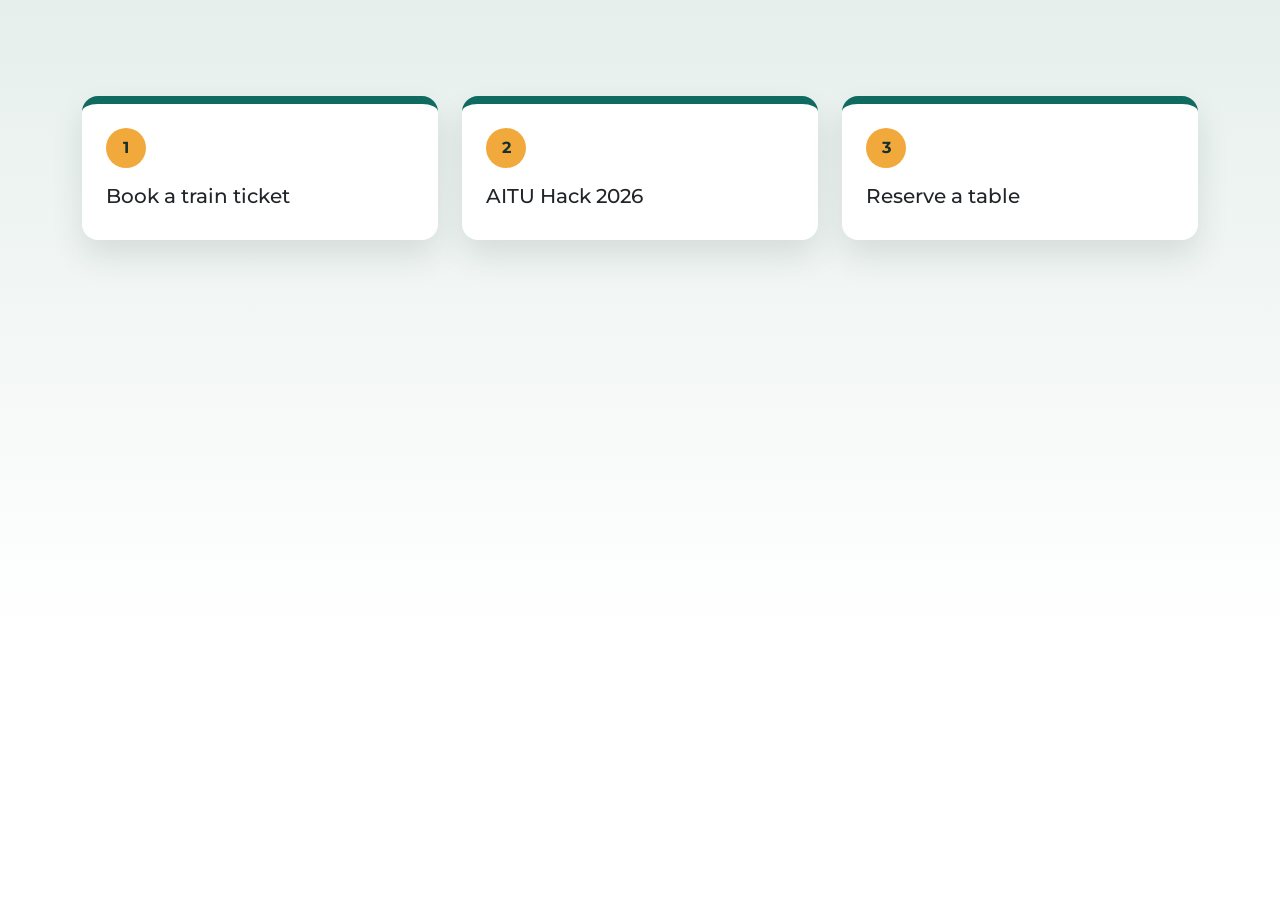
<file: index.html>
<!DOCTYPE html>
<html lang="en">
<head>
<meta charset="utf-8">
<meta name="viewport" content="width=device-width, initial-scale=1">
<title>Assignment 4</title>
<link rel="preconnect" href="https://fonts.googleapis.com">
<link rel="preconnect" href="https://fonts.gstatic.com" crossorigin>
<link href="https://fonts.googleapis.com/css2?family=Montserrat:wght@400;500;600;700&amp;display=swap" rel="stylesheet">
<link href="https://cdn.jsdelivr.net/npm/bootstrap@5.3.3/dist/css/bootstrap.min.css" rel="stylesheet">
<link href="theme.css" rel="stylesheet">
</head>
<body>
<main class="container py-5">
  <header class="text-center mb-5">
  </header>

  <div class="row g-4 justify-content-center">
    <div class="col-12 col-md-6 col-lg-4">
      <a class="task-link d-block h-100" href="task1.html">
        <article class="card h-100 p-4">
          <span class="task-number mb-3">1</span>
          <h2 class="h5">Book a train ticket</h2>
        </article>
      </a>
    </div>
    <div class="col-12 col-md-6 col-lg-4">
      <a class="task-link d-block h-100" href="task2.html">
        <article class="card h-100 p-4">
          <span class="task-number mb-3">2</span>
          <h2 class="h5">AITU Hack 2026</h2>
        </article>
      </a>
    </div>
    <div class="col-12 col-md-6 col-lg-4">
      <a class="task-link d-block h-100" href="task3.html">
        <article class="card h-100 p-4">
          <span class="task-number mb-3">3</span>
          <h2 class="h5">Reserve a table</h2>
        </article>
      </a>
    </div>
  </div>
</main>
</body>
</html>
</file>
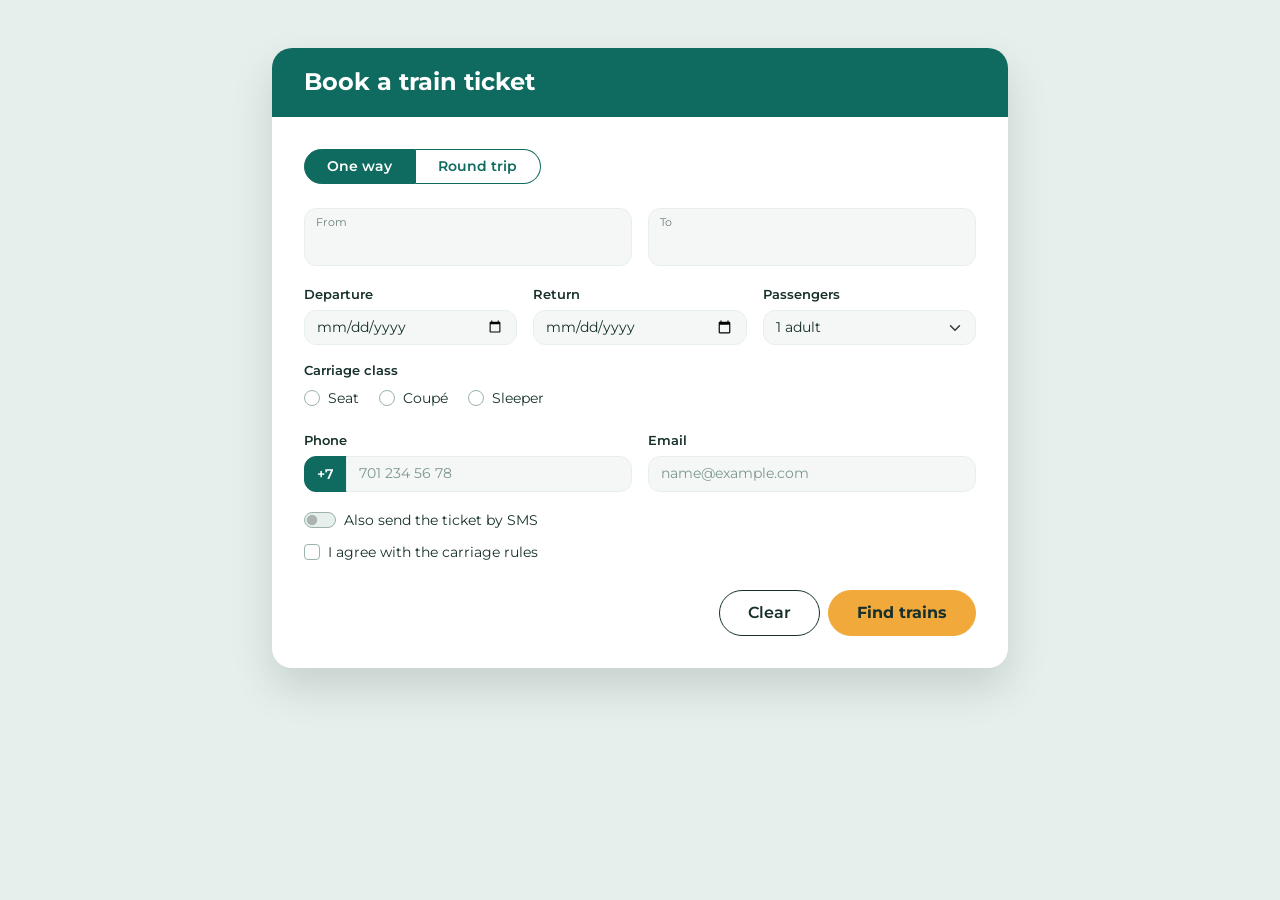
<file: task1.html>
<!DOCTYPE html>
<html lang="en">
<head>
<meta charset="utf-8">
<meta name="viewport" content="width=device-width, initial-scale=1">
<title>Book a train ticket</title>
<link rel="preconnect" href="https://fonts.googleapis.com">
<link rel="preconnect" href="https://fonts.gstatic.com" crossorigin>
<link href="https://fonts.googleapis.com/css2?family=Montserrat:wght@400;500;600;700&amp;display=swap" rel="stylesheet">
<link href="https://cdn.jsdelivr.net/npm/bootstrap@5.3.3/dist/css/bootstrap.min.css" rel="stylesheet">
<link href="task1.css" rel="stylesheet">
</head>
<body>
<main class="container py-4 py-md-5">
  <div class="row justify-content-center">
    <div class="col-12 col-lg-10 col-xl-8">
      <form class="ticket-card" action="#" method="get">
        <header class="ticket-head">
          <h1 class="h4 m-0">Book a train ticket</h1>
        </header>

        <div class="ticket-body">
          <div class="trip-toggle mb-4" role="group" aria-label="Trip type">
            <input type="radio" class="btn-check" name="trip" id="trip-one" value="one-way" checked>
            <label class="btn" for="trip-one">One way</label>
            <input type="radio" class="btn-check" name="trip" id="trip-round" value="round-trip">
            <label class="btn" for="trip-round">Round trip</label>
          </div>

          <div class="row g-3">
            <div class="col-12 col-md-6">
              <div class="form-floating">
                <input type="text" class="form-control" id="from" name="from" placeholder=" " required autocomplete="off">
                <label for="from">From</label>
              </div>
            </div>
            <div class="col-12 col-md-6">
              <div class="form-floating">
                <input type="text" class="form-control" id="to" name="to" placeholder=" " required autocomplete="off">
                <label for="to">To</label>
              </div>
            </div>

            <div class="col-12 col-md-4">
              <label class="form-label" for="departure">Departure</label>
              <input type="date" class="form-control" id="departure" name="departure" required>
            </div>
            <div class="col-12 col-md-4">
              <label class="form-label" for="return">Return</label>
              <input type="date" class="form-control" id="return" name="return">
            </div>
            <div class="col-12 col-md-4">
              <label class="form-label" for="passengers">Passengers</label>
              <select class="form-select" id="passengers" name="passengers">
                <option value="1" selected>1 adult</option>
                <option value="2">2 adults</option>
                <option value="3">3 adults</option>
                <option value="4">4 adults</option>
                <option value="5">5 adults</option>
                <option value="6">6 adults</option>
              </select>
            </div>

            <div class="col-12">
              <fieldset>
                <legend class="form-label">Carriage class</legend>
                <div class="form-check form-check-inline">
                  <input class="form-check-input" type="radio" name="carriage" id="class-seat" value="seat" required>
                  <label class="form-check-label" for="class-seat">Seat</label>
                </div>
                <div class="form-check form-check-inline">
                  <input class="form-check-input" type="radio" name="carriage" id="class-coupe" value="coupe">
                  <label class="form-check-label" for="class-coupe">Coupé</label>
                </div>
                <div class="form-check form-check-inline">
                  <input class="form-check-input" type="radio" name="carriage" id="class-sleeper" value="sleeper">
                  <label class="form-check-label" for="class-sleeper">Sleeper</label>
                </div>
              </fieldset>
            </div>

            <div class="col-12 col-md-6">
              <label class="form-label" for="phone">Phone</label>
              <div class="input-group">
                <span class="input-group-text" id="phone-code">+7</span>
                <input type="tel" class="form-control" id="phone" name="phone" placeholder="701 234 56 78" aria-describedby="phone-code" autocomplete="tel-national" required>
              </div>
            </div>
            <div class="col-12 col-md-6">
              <label class="form-label" for="email">Email</label>
              <input type="email" class="form-control" id="email" name="email" placeholder="name@example.com" autocomplete="email" required>
            </div>

            <div class="col-12">
              <div class="form-check form-switch mb-2">
                <input class="form-check-input" type="checkbox" role="switch" id="sms" name="sms">
                <label class="form-check-label" for="sms">Also send the ticket by SMS</label>
              </div>
              <div class="form-check">
                <input class="form-check-input" type="checkbox" id="agree" name="agree" required>
                <label class="form-check-label" for="agree">I agree with the carriage rules</label>
              </div>
            </div>
          </div>

          <div class="d-flex flex-column-reverse flex-md-row justify-content-md-end gap-2 mt-4">
            <button type="reset" class="btn btn-clear">Clear</button>
            <button type="submit" class="btn btn-find">Find trains</button>
          </div>
        </div>
      </form>
    </div>
  </div>
</main>
</body>
</html>
</file>
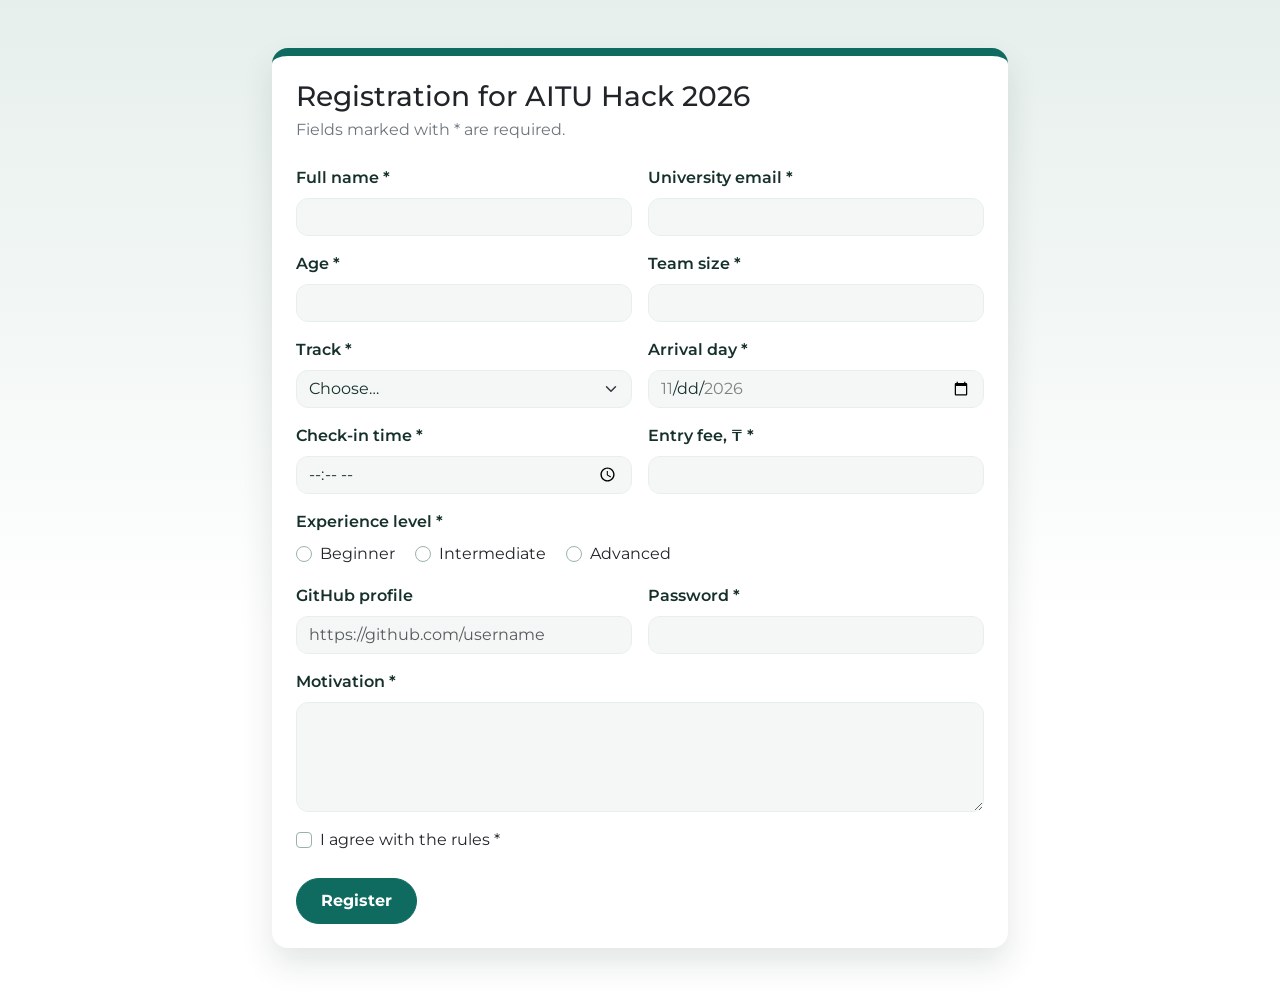
<file: task2.html>
<!DOCTYPE html>
<html lang="en">
<head>
<meta charset="utf-8">
<meta name="viewport" content="width=device-width, initial-scale=1">
<title>AITU Hack 2026 registration</title>
<link rel="preconnect" href="https://fonts.googleapis.com">
<link rel="preconnect" href="https://fonts.gstatic.com" crossorigin>
<link href="https://fonts.googleapis.com/css2?family=Montserrat:wght@400;500;600;700&amp;display=swap" rel="stylesheet">
<link href="https://cdn.jsdelivr.net/npm/bootstrap@5.3.3/dist/css/bootstrap.min.css" rel="stylesheet">
<link href="theme.css" rel="stylesheet">
<style>
  .form-control:user-invalid,
  .form-select:user-invalid,
  .form-check-input:user-invalid {
    border-color: var(--bs-form-invalid-border-color);
  }

  .form-control:user-invalid:focus,
  .form-select:user-invalid:focus {
    box-shadow: 0 0 0 0.25rem rgba(var(--bs-danger-rgb), 0.25);
  }

  .form-control:user-valid,
  .form-select:user-valid {
    border-color: var(--bs-form-valid-border-color);
  }

  .form-control:user-valid:focus,
  .form-select:user-valid:focus {
    box-shadow: 0 0 0 0.25rem rgba(var(--bs-success-rgb), 0.25);
  }

  :is(.form-control, .form-select, .form-check-input):user-invalid ~ .invalid-feedback,
  .choice-group:has(:user-invalid) ~ .invalid-feedback {
    display: block;
  }

  .form-check-input:user-invalid ~ .form-check-label {
    color: var(--bs-form-invalid-color);
  }

  .choice-group:has(:user-invalid) .form-check-label {
    color: var(--bs-form-invalid-color);
  }
</style>
</head>
<body>
<main class="container py-4 py-md-5">
  <div class="row justify-content-center">
    <div class="col-12 col-lg-9 col-xl-8">
      <form class="card shadow-sm p-3 p-md-4" action="#" method="post">
        <h1 class="h3 mb-1">Registration for AITU Hack 2026</h1>
        <p class="text-secondary mb-4">Fields marked with * are required.</p>

        <div class="row g-3">
          <div class="col-12 col-md-6">
            <label for="fullname" class="form-label">Full name *</label>
            <input type="text" class="form-control" id="fullname" name="fullname" required minlength="2" maxlength="40" autocomplete="name">
            <div class="invalid-feedback">Enter 2–40 characters.</div>
          </div>

          <div class="col-12 col-md-6">
            <label for="email" class="form-label">University email *</label>
            <input type="email" class="form-control" id="email" name="email" required autocomplete="email">
            <div class="invalid-feedback">Enter a valid email address.</div>
          </div>

          <div class="col-12 col-md-6">
            <label for="age" class="form-label">Age *</label>
            <input type="number" class="form-control" id="age" name="age" required min="16" max="30" step="1">
            <div class="invalid-feedback">Enter a whole number from 16 to 30.</div>
          </div>

          <div class="col-12 col-md-6">
            <label for="team" class="form-label">Team size *</label>
            <input type="number" class="form-control" id="team" name="team" required min="1" max="4" step="1">
            <div class="invalid-feedback">Enter a whole number from 1 to 4.</div>
          </div>

          <div class="col-12 col-md-6">
            <label for="track" class="form-label">Track *</label>
            <select class="form-select" id="track" name="track" required>
              <option value="" selected>Choose…</option>
              <option value="web">Web</option>
              <option value="mobile">Mobile</option>
              <option value="ai">AI</option>
              <option value="gamedev">GameDev</option>
            </select>
            <div class="invalid-feedback">Choose a track. "Choose…" is not a valid option.</div>
          </div>

          <div class="col-12 col-md-6">
            <label for="arrival" class="form-label">Arrival day *</label>
            <input type="date" class="form-control" id="arrival" name="arrival" required min="2026-11-20" max="2026-11-22">
            <div class="invalid-feedback">Choose a date from 20 to 22 November 2026.</div>
          </div>

          <div class="col-12 col-md-6">
            <label for="checkin" class="form-label">Check-in time *</label>
            <input type="time" class="form-control" id="checkin" name="checkin" required min="09:00" max="18:00" step="1800">
            <div class="invalid-feedback">Choose a time from 09:00 to 18:00, every 30 minutes.</div>
          </div>

          <div class="col-12 col-md-6">
            <label for="fee" class="form-label">Entry fee, ₸ *</label>
            <input type="number" class="form-control" id="fee" name="fee" required min="0" max="5000" step="500">
            <div class="invalid-feedback">Enter 0–5000 in steps of 500.</div>
          </div>

          <div class="col-12">
            <fieldset>
              <legend class="form-label fs-6">Experience level *</legend>
              <div class="choice-group">
                <div class="form-check form-check-inline">
                  <input class="form-check-input" type="radio" name="level" id="level-beginner" value="beginner" required>
                  <label class="form-check-label" for="level-beginner">Beginner</label>
                </div>
                <div class="form-check form-check-inline">
                  <input class="form-check-input" type="radio" name="level" id="level-intermediate" value="intermediate">
                  <label class="form-check-label" for="level-intermediate">Intermediate</label>
                </div>
                <div class="form-check form-check-inline">
                  <input class="form-check-input" type="radio" name="level" id="level-advanced" value="advanced">
                  <label class="form-check-label" for="level-advanced">Advanced</label>
                </div>
              </div>
              <div class="invalid-feedback">Choose your experience level.</div>
            </fieldset>
          </div>

          <div class="col-12 col-md-6">
            <label for="github" class="form-label">GitHub profile</label>
            <input type="url" class="form-control" id="github" name="github" placeholder="https://github.com/username" autocomplete="url">
            <div class="invalid-feedback">Enter a full link, for example https://github.com/username.</div>
          </div>

          <div class="col-12 col-md-6">
            <label for="password" class="form-label">Password *</label>
            <input type="password" class="form-control" id="password" name="password" required minlength="8" maxlength="20" autocomplete="new-password">
            <div class="invalid-feedback">Use 8–20 characters.</div>
          </div>

          <div class="col-12">
            <label for="motivation" class="form-label">Motivation *</label>
            <textarea class="form-control" id="motivation" name="motivation" rows="4" required minlength="50" maxlength="300"></textarea>
            <div class="invalid-feedback">Write 50–300 characters.</div>
          </div>

          <div class="col-12">
            <div class="form-check">
              <input class="form-check-input" type="checkbox" id="rules" name="rules" required>
              <label class="form-check-label" for="rules">I agree with the rules *</label>
              <div class="invalid-feedback">You must accept the rules.</div>
            </div>
          </div>
        </div>

        <div class="mt-4">
          <button type="submit" class="btn btn-primary px-4">Register</button>
        </div>
      </form>
    </div>
  </div>
</main>
</body>
</html>
</file>
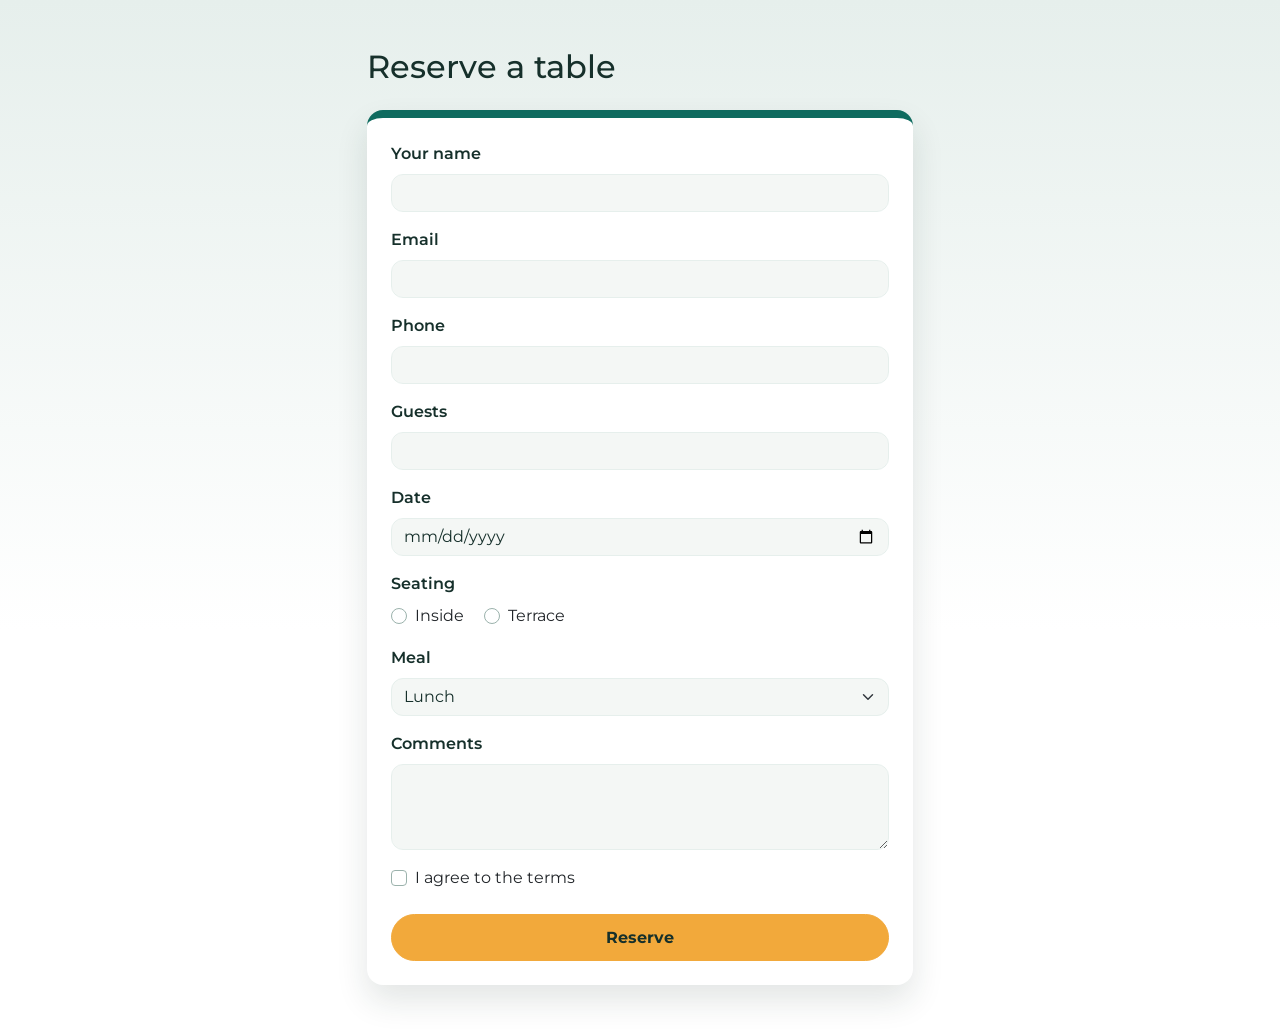
<file: task3.html>
<!DOCTYPE html>
<html lang="en">
<head>
<meta charset="utf-8">
<meta name="viewport" content="width=device-width, initial-scale=1">
<title>Reserve a table</title>
<link rel="preconnect" href="https://fonts.googleapis.com">
<link rel="preconnect" href="https://fonts.gstatic.com" crossorigin>
<link href="https://fonts.googleapis.com/css2?family=Montserrat:wght@400;500;600;700&amp;display=swap" rel="stylesheet">
<link href="https://cdn.jsdelivr.net/npm/bootstrap@5.3.3/dist/css/bootstrap.min.css" rel="stylesheet">
<link href="theme.css" rel="stylesheet">
</head>
<body>
<main class="container py-4 py-md-5">
  <div class="row justify-content-center">
    <div class="col-12 col-md-8 col-lg-6">
      <h1 class="h2 mb-4">Reserve a table</h1>
      <form class="card shadow-sm p-3 p-md-4" action="#" method="post">
        <div class="mb-3">
          <label for="name" class="form-label">Your name</label>
          <input type="text" class="form-control" id="name" name="name" autocomplete="name" required>
        </div>

        <div class="mb-3">
          <label for="email" class="form-label">Email</label>
          <input type="email" class="form-control" id="email" name="email" autocomplete="email" required>
        </div>

        <div class="mb-3">
          <label for="phone" class="form-label">Phone</label>
          <input type="tel" class="form-control" id="phone" name="phone" autocomplete="tel" required>
        </div>

        <div class="mb-3">
          <label for="guests" class="form-label">Guests</label>
          <input type="number" class="form-control" id="guests" name="guests" min="1" max="20" step="1" inputmode="numeric" required>
        </div>

        <div class="mb-3">
          <label for="date" class="form-label">Date</label>
          <input type="date" class="form-control" id="date" name="date" required>
        </div>

        <fieldset class="mb-3">
          <legend class="form-label fs-6">Seating</legend>
          <div class="form-check form-check-inline">
            <input class="form-check-input" type="radio" name="seating" id="seating-inside" value="inside" required>
            <label class="form-check-label" for="seating-inside">Inside</label>
          </div>
          <div class="form-check form-check-inline">
            <input class="form-check-input" type="radio" name="seating" id="seating-terrace" value="terrace">
            <label class="form-check-label" for="seating-terrace">Terrace</label>
          </div>
        </fieldset>

        <div class="mb-3">
          <label for="meal" class="form-label">Meal</label>
          <select class="form-select" id="meal" name="meal">
            <option value="lunch">Lunch</option>
            <option value="dinner">Dinner</option>
          </select>
        </div>

        <div class="mb-3">
          <label for="comments" class="form-label">Comments</label>
          <textarea class="form-control" id="comments" name="comments" rows="3"></textarea>
        </div>

        <div class="form-check mb-4">
          <input class="form-check-input" type="checkbox" id="terms" name="terms" value="yes" required>
          <label class="form-check-label" for="terms">I agree to the terms</label>
        </div>

        <button type="submit" class="btn btn-accent">Reserve</button>
      </form>
    </div>
  </div>
</main>
</body>
</html>
</file>
<file: theme.css>
:root {
  --green: #0F6B5F;
  --green-dark: #0b554b;
  --amber: #F2A93B;
  --amber-dark: #e29a28;
  --ink: #16302B;
  --field: #F4F7F5;
  --mist: #E6EFEC;
  --bs-primary: #0F6B5F;
  --bs-primary-rgb: 15, 107, 95;
  --bs-link-color: #0F6B5F;
  --bs-link-hover-color: #0b554b;
  --bs-body-font-family: "Montserrat", sans-serif;
}

body {
  background: linear-gradient(180deg, var(--mist) 0%, #ffffff 70%) fixed;
  color: var(--ink);
  font-family: "Montserrat", sans-serif;
  min-height: 100vh;
}

h1,
h2 {
  color: var(--green);
  font-weight: 700;
}

.card {
  border: 0;
  border-top: 0.5rem solid var(--green);
  border-radius: 1rem;
  box-shadow: 0 1rem 2rem rgba(22, 48, 43, 0.12) !important;
}

.form-label,
legend {
  color: var(--ink);
  font-weight: 600;
}

.form-control,
.form-select {
  background-color: var(--field);
  border-color: var(--mist);
  border-radius: 0.75rem;
  color: var(--ink);
}

.form-control:focus,
.form-select:focus {
  background-color: #ffffff;
  border-color: var(--green);
  box-shadow: 0 0 0 0.2rem rgba(15, 107, 95, 0.2);
}

.form-check-input {
  border-color: #9bb2ac;
}

.form-check-input:checked {
  background-color: var(--green);
  border-color: var(--green);
}

.form-check-input:focus {
  border-color: var(--green);
  box-shadow: 0 0 0 0.2rem rgba(15, 107, 95, 0.25);
}

.btn-primary,
.btn-accent {
  border-radius: 2rem;
  font-weight: 700;
  padding: 0.65rem 1.75rem;
}

.btn-primary {
  --bs-btn-bg: var(--green);
  --bs-btn-border-color: var(--green);
  --bs-btn-hover-bg: var(--green-dark);
  --bs-btn-hover-border-color: var(--green-dark);
  --bs-btn-active-bg: var(--green-dark);
  --bs-btn-active-border-color: var(--green-dark);
  --bs-btn-focus-shadow-rgb: 15, 107, 95;
}

.btn-accent {
  --bs-btn-color: var(--ink);
  --bs-btn-bg: var(--amber);
  --bs-btn-border-color: var(--amber);
  --bs-btn-hover-color: var(--ink);
  --bs-btn-hover-bg: var(--amber-dark);
  --bs-btn-hover-border-color: var(--amber-dark);
  --bs-btn-active-color: var(--ink);
  --bs-btn-active-bg: var(--amber-dark);
  --bs-btn-active-border-color: var(--amber-dark);
  --bs-btn-focus-shadow-rgb: 242, 169, 59;
}

.task-link {
  color: inherit;
  text-decoration: none;
  transition: transform 0.15s ease, box-shadow 0.15s ease;
}

.task-link:hover,
.task-link:focus-visible {
  color: inherit;
  transform: translateY(-0.25rem);
}

.task-link:focus-visible {
  outline: 3px solid var(--amber);
  outline-offset: 3px;
}

.task-number {
  align-items: center;
  background: var(--amber);
  border-radius: 50%;
  color: var(--ink);
  display: inline-flex;
  font-weight: 700;
  height: 2.5rem;
  justify-content: center;
  width: 2.5rem;
}
</file>
<file: task1.css>
:root {
  --green: #0F6B5F;
  --amber: #F2A93B;
  --ink: #16302B;
  --field: #F4F7F5;
  --mist: #E6EFEC;
  --bs-body-font-family: "Montserrat", sans-serif;
}

body {
  font-family: "Montserrat", sans-serif;
  background: var(--mist);
  color: var(--ink);
  min-height: 100vh;
}

.ticket-card {
  background: #fff;
  border-radius: 1.25rem;
  box-shadow: 0 1.25rem 2.5rem rgba(22, 48, 43, 0.15);
  overflow: hidden;
}

.ticket-head {
  background: var(--green);
  color: #fff;
  padding: 1.25rem 2rem;
}

.ticket-head h1 {
  font-weight: 700;
}

.ticket-body {
  padding: 2rem;
}

@media (max-width: 575.98px) {
  .ticket-head {
    padding: 1rem 1.25rem;
  }

  .ticket-body {
    padding: 1.25rem;
  }
}

.form-label {
  font-size: 0.8rem;
  font-weight: 600;
  margin-bottom: 0.35rem;
}

legend.form-label {
  float: none;
  width: auto;
  padding: 0;
}

.form-control,
.form-select {
  background-color: var(--field);
  border: 1px solid var(--mist);
  border-radius: 0.75rem;
  color: var(--ink);
  font-size: 0.9rem;
}

.form-control::placeholder {
  color: #7d9791;
}

.form-control:focus,
.form-select:focus {
  background-color: var(--field);
  border-color: var(--green);
  box-shadow: 0 0 0 0.2rem rgba(15, 107, 95, 0.2);
  color: var(--ink);
}

.form-floating > .form-control {
  height: 3.5rem;
  padding-top: 1.6rem;
  padding-bottom: 0.4rem;
}

.form-floating > .form-control:not(:focus)::placeholder {
  color: var(--ink);
  opacity: 1;
}

.form-floating > label {
  color: var(--ink);
  font-size: 0.9rem;
  opacity: 0.6;
  transform: scale(0.78) translateY(-0.55rem) translateX(0.15rem);
}

.trip-toggle {
  display: inline-flex;
}

.trip-toggle .btn {
  background: #fff;
  border: 1px solid var(--green);
  border-radius: 0;
  color: var(--green);
  font-size: 0.85rem;
  font-weight: 600;
  padding: 0.4rem 1.4rem;
}

.trip-toggle label:first-of-type {
  border-radius: 2rem 0 0 2rem;
}

.trip-toggle label:last-of-type {
  border-radius: 0 2rem 2rem 0;
  border-left: 0;
}

.trip-toggle .btn-check:checked + .btn {
  background: var(--green);
  border-color: var(--green);
  color: #fff;
}

.trip-toggle .btn-check:focus-visible + .btn {
  box-shadow: 0 0 0 0.2rem rgba(15, 107, 95, 0.35);
  position: relative;
  z-index: 1;
}

.form-check-label {
  font-size: 0.85rem;
}

.form-check-input {
  border-color: #9bb2ac;
}

.form-check-input:checked {
  background-color: var(--green);
  border-color: var(--green);
}

.form-check-input:focus {
  border-color: var(--green);
  box-shadow: 0 0 0 0.2rem rgba(15, 107, 95, 0.25);
}

.form-switch .form-check-input {
  background-color: var(--mist);
}

.form-switch .form-check-input:checked {
  background-color: var(--green);
}

.input-group-text {
  background: var(--green);
  border: 1px solid var(--green);
  border-bottom-left-radius: 0.75rem;
  border-top-left-radius: 0.75rem;
  color: #fff;
  font-size: 0.85rem;
  font-weight: 600;
}

.btn {
  font-family: inherit;
}

.btn-find,
.btn-clear {
  border-radius: 2rem;
  padding: 0.65rem 1.75rem;
}

.btn-find {
  background: var(--amber);
  border: 1px solid var(--amber);
  color: var(--ink);
  font-weight: 700;
}

.btn-find:hover,
.btn-find:active {
  background: #e29a28;
  border-color: #e29a28;
  color: var(--ink);
}

.btn-clear {
  background: #fff;
  border: 1px solid var(--ink);
  color: var(--ink);
  font-weight: 600;
}

.btn-clear:hover,
.btn-clear:active {
  background: var(--ink);
  border-color: var(--ink);
  color: #fff;
}

.btn:focus-visible {
  box-shadow: 0 0 0 0.2rem rgba(15, 107, 95, 0.35);
}
</file>
